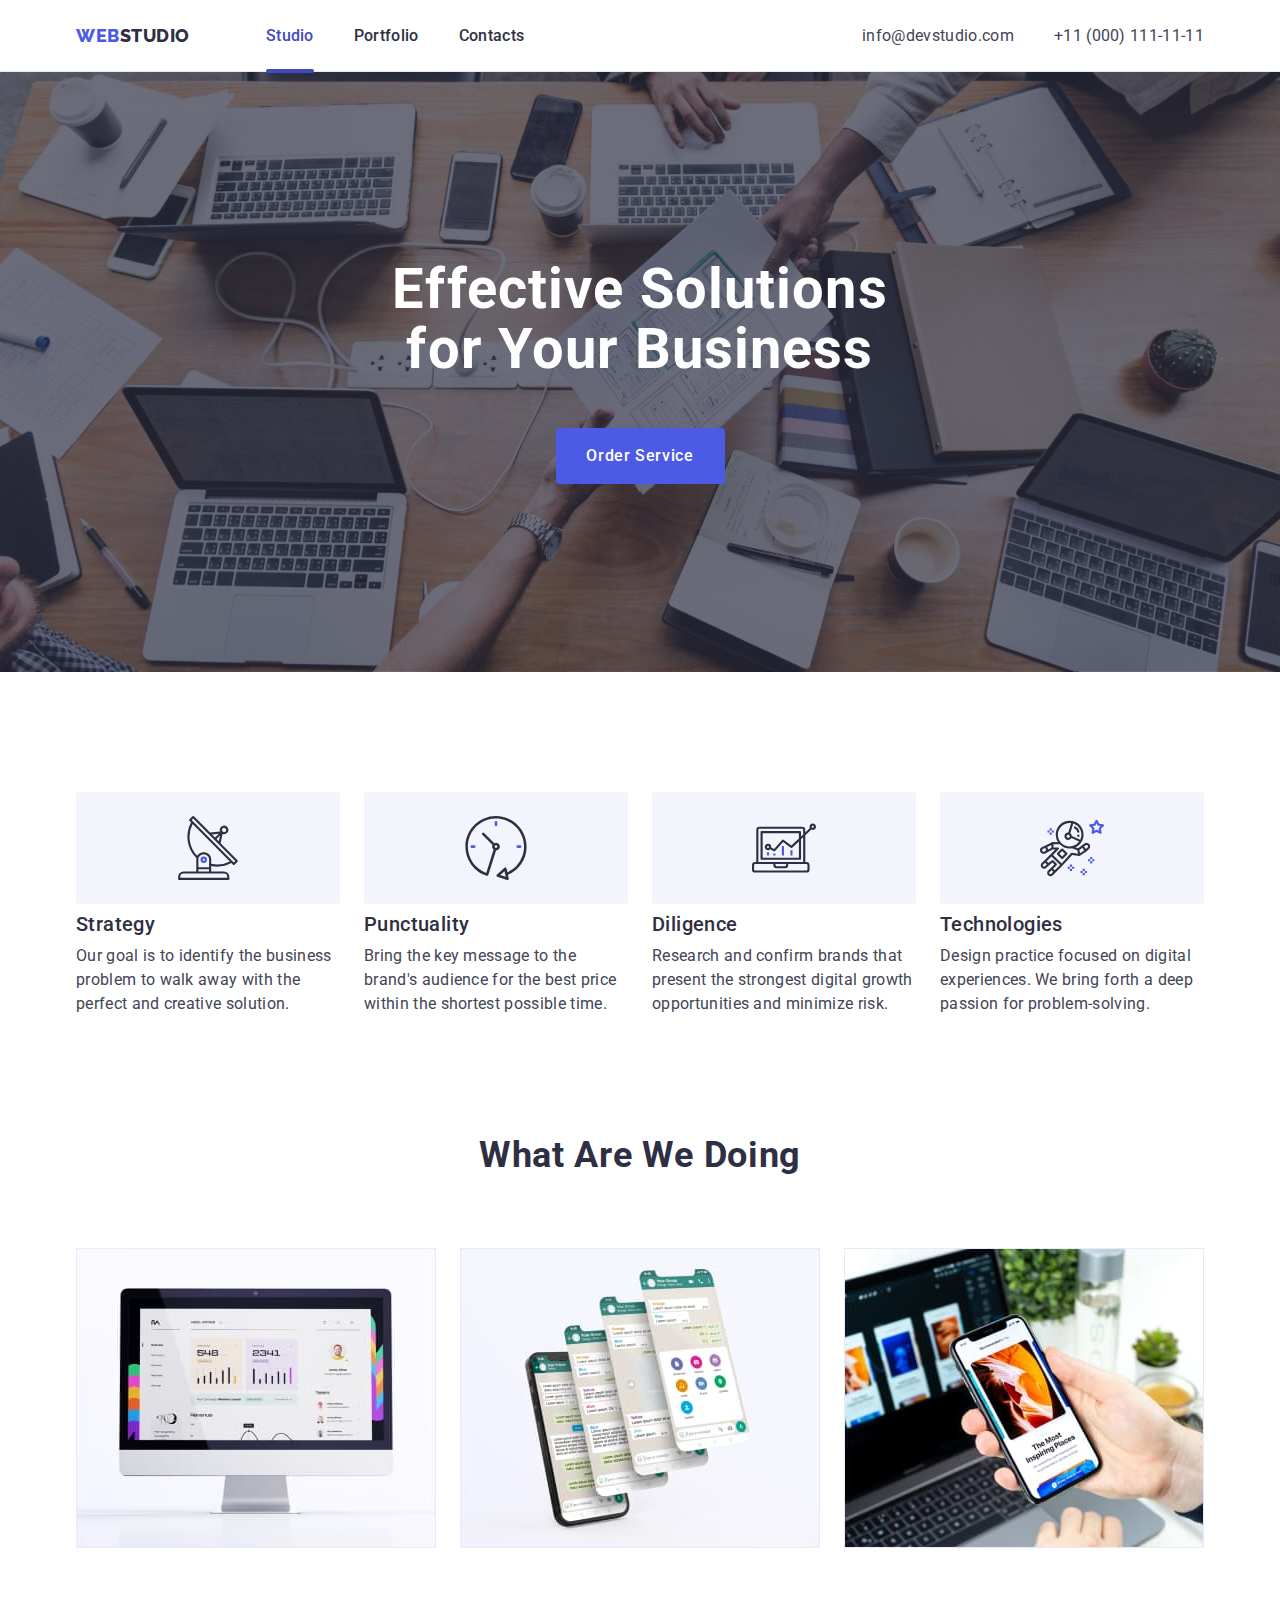
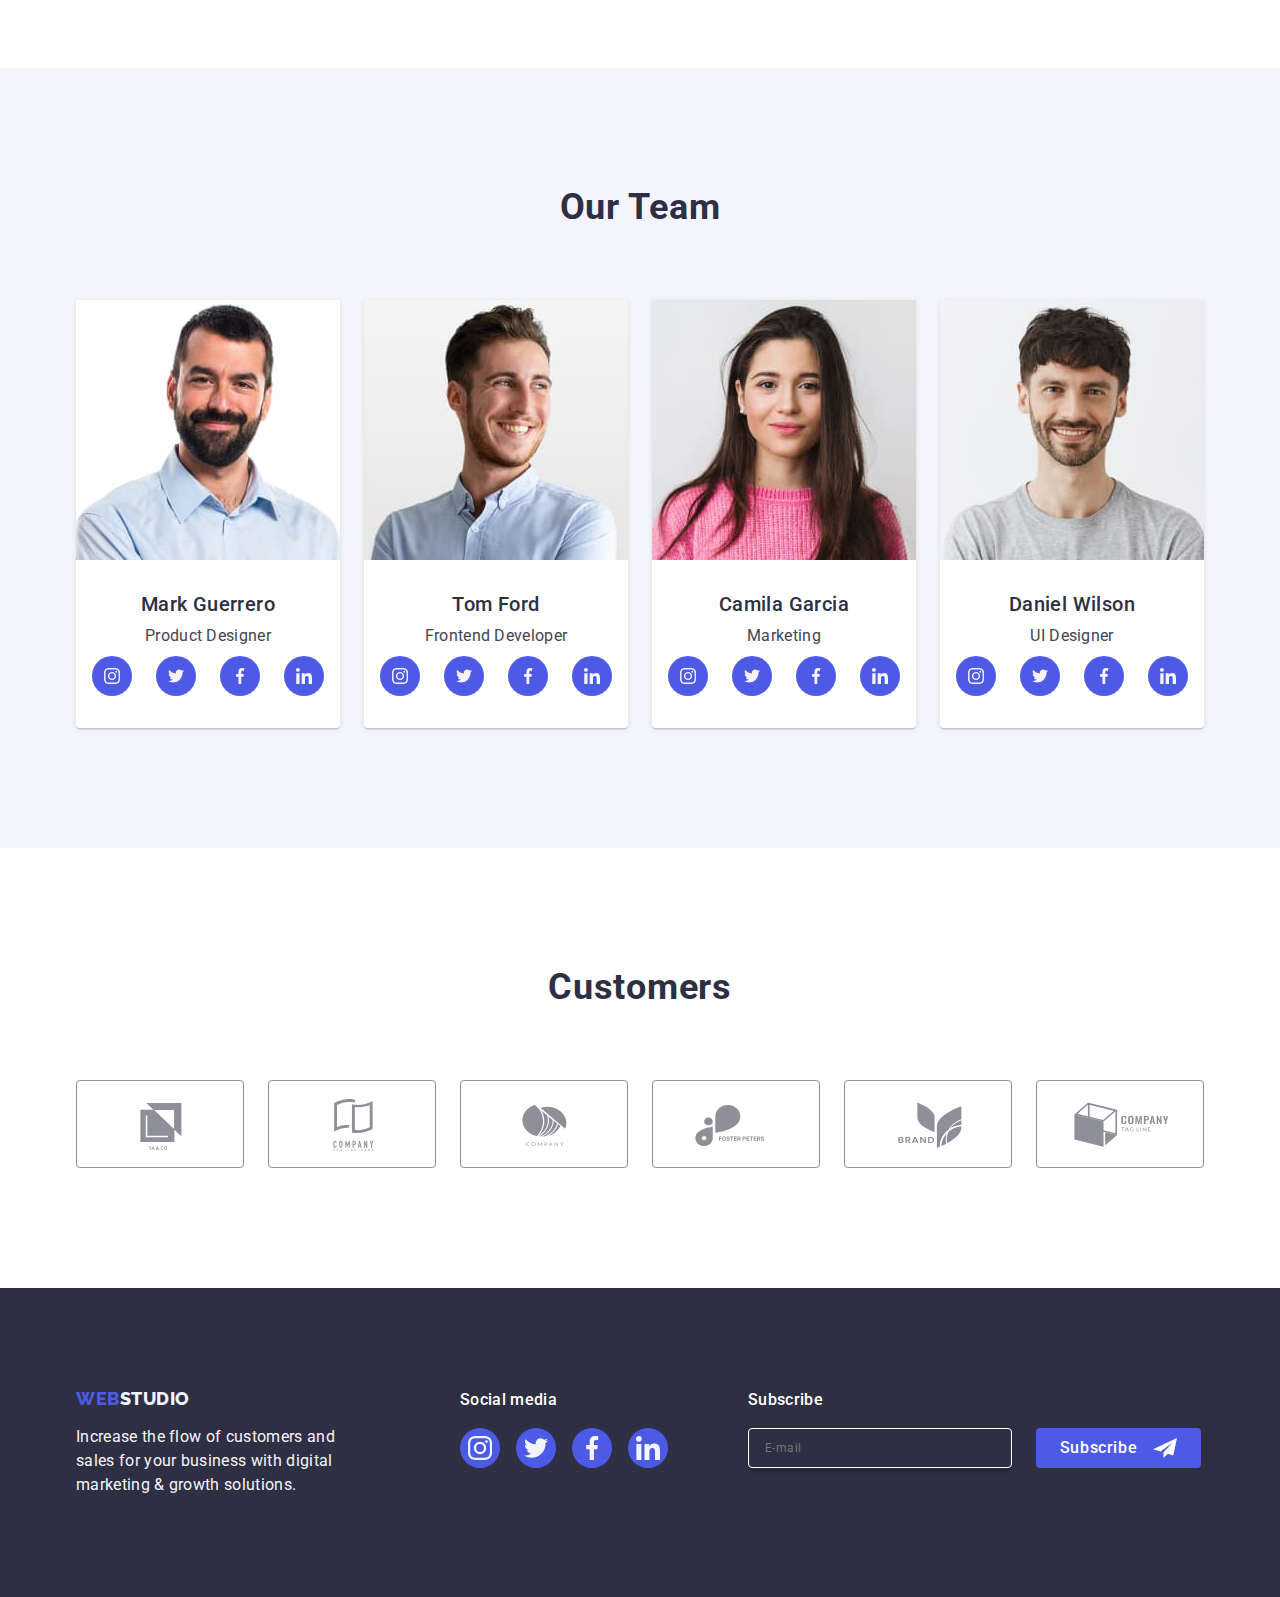
<file: index.html>
<!DOCTYPE html>
<html lang="en">
  <head>
    <meta charset="UTF-8" />
    <meta http-equiv="X-UA-Compatible" content="IE=edge" />
    <meta name="viewport" content="width=device-width, initial-scale=1.0" />
    <link
      rel="stylesheet"
      href="https://cdnjs.cloudflare.com/ajax/libs/modern-normalize/1.0.0/modern-normalize.min.css"
    />
    <link rel="stylesheet" href="./css/styles.css" />
    <link rel="preconnect" href="https://fonts.googleapis.com" />
    <link rel="preconnect" href="https://fonts.gstatic.com" crossorigin />
    <link
      href="https://fonts.googleapis.com/css2?family=Raleway:wght@800&family=Roboto:wght@400;500;700;900&display=swap"
      rel="stylesheet"
    />
    <title>Index</title>
  </head>
  <body>
    <header class="border-header">
      <div class="container box-top">
        <nav class="box-nav">
          <a href="./index.html" class="lo-go link logo-style box-logo">
            Web<span class="span">Studio</span></a
          >
          <ul class="list box-menu">
            <li class="">
              <a
                href="./index.html"
                class="link-studio link link-menu link-studio-porfolio"
                >Studio
              </a>
            </li>
            <li>
              <a href="./portfolio.html" class="link-studio link link-menu"
                >Portfolio</a
              >
            </li>
            <li>
              <a href="" class="link-studio link link-menu">Contacts</a>
            </li>
          </ul>
        </nav>
        <address class="box-address">
          <ul class="list box-list-address">
            <li>
              <a class="contact link" href="mailto:info@devstudio.com"
                >info@devstudio.com</a
              >
            </li>
            <li>
              <a class="contact link" href="tel:+110001111111"
                >+11 (000) 111-11-11</a
              >
            </li>
          </ul>
        </address>
      </div>
    </header>

    <main>
      <!-- section 1 -->
      <section class="dark-bg box-bg back">
        <div class="container box-center">
          <h1 class="top box-h-one">Effective Solutions for Your Business</h1>
          <button
            class="button box-order-service"
            type="button"
            data-modal-open
          >
            Order Service
          </button>
        </div>
      </section>
      <!-- section 2 -->
      <section class="box-sestion-two">
        <div class="container">
          <h2 class="visually-hidden">Znacznik do ukrycia!!!!</h2>
          <ul class="list box-list-section-two">
            <li class="box-link-section-two">
              <div class="box-icon-section-two">
                <svg width="64" height="64">
                  <use href="./images/icons.svg#icon-antenna-1"></use>
                </svg>
              </div>
              <h3 class="list-item-header box-heading-section-two">Strategy</h3>
              <p class="class-p">
                Our goal is to identify the business problem to walk away with
                the perfect and creative solution.
              </p>
            </li>
            <li class="box-link-section-two">
              <div class="box-icon-section-two">
                <svg width="64" height="64">
                  <use href="./images/icons.svg#icon-clock-1"></use>
                </svg>
              </div>
              <h3 class="list-item-header box-heading-section-two">
                Punctuality
              </h3>
              <p class="class-p">
                Bring the key message to the brand's audience for the best price
                within the shortest possible time.
              </p>
            </li>
            <li class="box-link-section-two">
              <div class="box-icon-section-two">
                <svg width="64" height="64">
                  <use href="./images/icons.svg#icon-diagram-1"></use>
                </svg>
              </div>
              <h3 class="list-item-header box-heading-section-two">
                Diligence
              </h3>
              <p class="class-p">
                Research and confirm brands that present the strongest digital
                growth opportunities and minimize risk.
              </p>
            </li>
            <li class="box-link-section-two">
              <div class="box-icon-section-two">
                <svg width="64" height="64">
                  <use href="./images/icons.svg#icon-astronaut-1"></use>
                </svg>
              </div>
              <h3 class="list-item-header box-heading-section-two">
                Technologies
              </h3>
              <p class="class-p">
                Design practice focused on digital experiences. We bring forth a
                deep passion for problem-solving.
              </p>
            </li>
          </ul>
        </div>
      </section>
      <!-- section 3 -->
      <section class="box-sestion-three">
        <div class="container">
          <h2 class="class-h-two box-heading-section-three">
            What are we doing
          </h2>
          <ul class="list box-list-section-three">
            <li class="box-link-section-three">
              <img
                src="./images/zd1.jpg"
                alt="ekran monitora"
                width="360"
                height="300"
              />
            </li>
            <li class="box-link-section-three">
              <img
                src="./images/zd2.jpg"
                alt="telefon komórkowy"
                width="360"
                height="300"
              />
            </li>
            <li class="box-link-section-three">
              <img
                src="./images/zd3.jpg"
                alt="telefon trzymany w dłoni"
                width="360"
                height="300"
              />
            </li>
          </ul>
        </div>
      </section>
      <!-- section 4 -->
      <section class="light-bg box-section-four">
        <div class="container">
          <h2 class="class-h-two box-heading-bg">Our Team</h2>

          <ul class="list box-list-bg">
            <li class="box-link-bg">
              <img
                src="./images/zd4.jpg"
                alt="Młody facet z brodą"
                width="264"
                height="260"
              />
              <div class="box-div-bg">
                <h3 class="list-item-header box-name-bg">Mark Guerrero</h3>
                <p class="class-p box-position-bg">Product Designer</p>
                <ul class="box-list-icon">
                  <li class="box-list-icon-li">
                    <a class="icon-social" href="">
                      <svg width="16" height="16" class="icon-svg">
                        <use href="./images/icons.svg#icon-instagram-2"></use>
                      </svg>
                    </a>
                  </li>
                  <li class="box-list-icon-li">
                    <a class="icon-social" href="">
                      <svg width="16" height="16" class="icon-svg">
                        <use href="./images/icons.svg#icon-twitter-1"></use>
                      </svg>
                    </a>
                  </li>
                  <li class="box-list-icon-li">
                    <a class="icon-social" href="">
                      <svg width="16" height="16" class="icon-svg">
                        <use href="./images/icons.svg#icon-facebook-1"></use>
                      </svg>
                    </a>
                  </li>
                  <li class="box-list-icon-li">
                    <a class="icon-social" href="">
                      <svg width="16" height="16" class="icon-svg">
                        <use href="./images/icons.svg#icon-linkedin-1"></use>
                      </svg>
                    </a>
                  </li>
                </ul>
              </div>
            </li>

            <li class="box-link-bg">
              <img
                src="./images/zd5.jpg"
                alt="Młody facet z brodą"
                width="264"
                height="260"
              />
              <div class="box-div-bg">
                <h3 class="list-item-header box-name-bg">Tom Ford</h3>
                <p class="class-p box-position-bg">Frontend Developer</p>
                <ul class="box-list-icon">
                  <li class="box-list-icon-li">
                    <a class="icon-social" href="">
                      <svg width="16" height="16" class="icon-svg">
                        <use href="./images/icons.svg#icon-instagram-2"></use>
                      </svg>
                    </a>
                  </li>
                  <li class="box-list-icon-li">
                    <a class="icon-social" href="">
                      <svg width="16" height="16" class="icon-svg">
                        <use href="./images/icons.svg#icon-twitter-1"></use>
                      </svg>
                    </a>
                  </li>
                  <li class="box-list-icon-li">
                    <a class="icon-social" href="">
                      <svg width="16" height="16" class="icon-svg">
                        <use href="./images/icons.svg#icon-facebook-1"></use>
                      </svg>
                    </a>
                  </li>
                  <li class="box-list-icon-li">
                    <a class="icon-social" href="">
                      <svg width="16" height="16" class="icon-svg">
                        <use href="./images/icons.svg#icon-linkedin-1"></use>
                      </svg>
                    </a>
                  </li>
                </ul>
              </div>
            </li>

            <li class="box-link-bg">
              <img
                src="./images/zd6.jpg"
                alt="MŁoda kobieta"
                width="264"
                height="260"
              />
              <div class="box-div-bg">
                <h3 class="list-item-header box-name-bg">Camila Garcia</h3>
                <p class="class-p box-position-bg">Marketing</p>
                <ul class="box-list-icon">
                  <li class="box-list-icon-li">
                    <a class="icon-social" href="">
                      <svg width="16" height="16" class="icon-svg">
                        <use href="./images/icons.svg#icon-instagram-2"></use>
                      </svg>
                    </a>
                  </li>
                  <li class="box-list-icon-li">
                    <a class="icon-social" href="">
                      <svg width="16" height="16" class="icon-svg">
                        <use href="./images/icons.svg#icon-twitter-1"></use>
                      </svg>
                    </a>
                  </li>
                  <li class="box-list-icon-li">
                    <a class="icon-social" href="">
                      <svg width="16" height="16" class="icon-svg">
                        <use href="./images/icons.svg#icon-facebook-1"></use>
                      </svg>
                    </a>
                  </li>
                  <li class="box-list-icon-li">
                    <a class="icon-social" href="">
                      <svg width="16" height="16" class="icon-svg">
                        <use href="./images/icons.svg#icon-linkedin-1"></use>
                      </svg>
                    </a>
                  </li>
                </ul>
              </div>
            </li>

            <li class="box-link-bg">
              <img
                src="./images/zd7.jpg"
                alt="Młody facet z brodą"
                width="264"
                height="260"
              />
              <div class="box-div-bg">
                <h3 class="list-item-header box-name-bg">Daniel Wilson</h3>
                <p class="class-p box-position-bg">UI Designer</p>
                <ul class="box-list-icon">
                  <li class="box-list-icon-li">
                    <a class="icon-social" href="">
                      <svg width="16" height="16" class="icon-svg">
                        <use href="./images/icons.svg#icon-instagram-2"></use>
                      </svg>
                    </a>
                  </li>
                  <li class="box-list-icon-li">
                    <a class="icon-social" href="">
                      <svg width="16" height="16" class="icon-svg">
                        <use href="./images/icons.svg#icon-twitter-1"></use>
                      </svg>
                    </a>
                  </li>
                  <li class="box-list-icon-li">
                    <a class="icon-social" href="">
                      <svg width="16" height="16" class="icon-svg">
                        <use href="./images/icons.svg#icon-facebook-1"></use>
                      </svg>
                    </a>
                  </li>
                  <li class="box-list-icon-li">
                    <a class="icon-social" href="">
                      <svg width="16" height="16" class="icon-svg">
                        <use href="./images/icons.svg#icon-linkedin-1"></use>
                      </svg>
                    </a>
                  </li>
                </ul>
              </div>
            </li>
          </ul>
        </div>
      </section>

      <!-- section 5 -->
      <section class="box-section-five">
        <div class="container">
          <h2 class="class-h-two">Customers</h2>
          <ul class="icon-list-two">
            <li class="icon-section-five">
              <a class="icon-link-five" href="">
                <svg width="104" height="56" class="icon-svg-two">
                  <use href="./images/icons.svg#icon-Logo"></use>
                </svg>
              </a>
            </li>
            <li class="icon-section-five">
              <a class="icon-link-five" href="">
                <svg width="104" height="56" class="icon-svg-two">
                  <use href="./images/icons.svg#icon-Logo-1"></use>
                </svg>
              </a>
            </li>
            <li class="icon-section-five">
              <a class="icon-link-five" href="">
                <svg width="104" height="56" class="icon-svg-two">
                  <use href="./images/icons.svg#icon-Logo-2"></use>
                </svg>
              </a>
            </li>
            <li class="icon-section-five">
              <a class="icon-link-five" href="">
                <svg width="104" height="56" class="icon-svg-two">
                  <use href="./images/icons.svg#icon-Logo-3"></use>
                </svg>
              </a>
            </li>
            <li class="icon-section-five">
              <a class="icon-link-five" href="">
                <svg width="104" height="56" class="icon-svg-two">
                  <use href="./images/icons.svg#icon-Logo-4"></use>
                </svg>
              </a>
            </li>
            <li class="icon-section-five">
              <a class="icon-link-five" href="">
                <svg width="104" height="56" class="icon-svg-two">
                  <use href="./images/icons.svg#icon-Logo-5"></use>
                </svg>
              </a>
            </li>
          </ul>
        </div>
      </section>
    </main>

    <footer class="dark-bg box-footer">
      <div class="box-footer-div container">
        <div class="box-social">
          <a href="./index.html" class="lo-go link box-link-footer">
            Web<span class="f-studio">Studio</span></a
          >
          <p class="logo box-paragraph-footer">
            Increase the flow of customers and sales for your business with
            digital marketing & growth solutions.
          </p>
        </div>
        <div>
          <p class="class-p-footer">Social media</p>
          <ul class="box-list-icon-footer">
            <li class="icon-social-footer">
              <a class="icon-a-footer" href="">
                <svg width="24" height="24" class="svg-footer">
                  <use href="./images/icons.svg#icon-instagram-2"></use>
                </svg>
              </a>
            </li>
            <li class="icon-social-footer">
              <a class="icon-a-footer" href="">
                <svg width="24" height="24" class="svg-footer">
                  <use href="./images/icons.svg#icon-twitter-1"></use>
                </svg>
              </a>
            </li>
            <li class="icon-social-footer">
              <a class="icon-a-footer" href="">
                <svg width="24" height="24" class="svg-footer">
                  <use href="./images/icons.svg#icon-facebook-1"></use>
                </svg>
              </a>
            </li>
            <li class="icon-social-footer">
              <a class="icon-a-footer" href="">
                <svg width="24" height="24" class="svg-footer">
                  <use href="./images/icons.svg#icon-linkedin-1"></use>
                </svg>
              </a>
            </li>
          </ul>
        </div>
        <!-- Subscribe -->
        <div class="div-subscribe">
          <p class="subscribe-text">Subscribe</p>
          <form class="form-subscribe">
            <label class="label-subscribe">
              <input
                class="input-subscribe"
                type="email"
                placeholder="E-mail"
                name="subscribe-email"
                required
              />
            </label>
            <button class="button-subscribe" type="submit">
              Subscribe
              <svg width="24" height="24" class="svg-icon">
                <use href="./images/icons.svg#icon-Frame-3"></use>
              </svg>
            </button>
          </form>
        </div>
      </div>
    </footer>

    <!-- Modal -->

    <div class="backdrop is-hidden" data-modal>
      <div class="modal box-form">
        <button type="button" class="close-btn" data-modal-close>
          <svg width="8" height="8" class="svg-close">
            <use href="./images/icons.svg#icon-close"></use>
          </svg>
        </button>

        <p class="box-modal-paragraph">
          Leave your contacts and we will call you back
        </p>

        <form>
          <div class="form-div">
            <label class="div-label" for="user-name"> Name </label>
            <div class="div-input">
              <input
                class="input"
                id="user-name"
                name="user-name"
                type="text"
                required
              />
              <svg width="18" height="24" class="div-svg">
                <use href="./images/icons.svg#icon-person-black-18dp-11"></use>
              </svg>
            </div>
          </div>

          <div class="form-div">
            <label class="div-label" for="phone"> Phone </label>
            <div class="div-input">
              <input
                class="input"
                id="phone"
                name="phone"
                type="text"
                required
              />
              <svg width="18" height="24" class="div-svg">
                <use href="./images/icons.svg#icon-phone-black-18dp-1"></use>
              </svg>
            </div>
          </div>

          <div class="form-div">
            <label class="div-label" for="email"> Email </label>
            <div class="div-input">
              <input
                class="input"
                id="email"
                name="email"
                type="text"
                required
              />
              <svg width="18" height="24" class="div-svg">
                <use href="./images/icons.svg#icon-email-black-18dp-1"></use>
              </svg>
            </div>
          </div>

          <div class="div-textarea">
            <label for="user-comment" class="div-label">Comment</label>
            <textarea
              class="box-text"
              id="user-comment"
              name="user-comment"
              placeholder="Text input"
            ></textarea>
          </div>

          <div class="div-privacy-policy">
            <input
              class="visually-hidden"
              id="user-privacy"
              type="checkbox"
              value="true"
              name="user-privacy"
              required
            />
            <label class="label-privacy-policy" for="user-privacy">
              <span class="span-privacy-policy">
                <svg width="10" height="8" class="svg-privacy-policy">
                  <use href="./images/icons.svg#icon-Vector"></use>
                </svg>
              </span>
              I accept the terms and conditions of the
              <a href="" class="link-privacy-policy">Privacy Policy</a>
            </label>
          </div>
          <button class="button-send" type="submit">Send</button>
        </form>
      </div>
    </div>

    <script src="./js/modal.js"></script>
  </body>
</html>
</file>
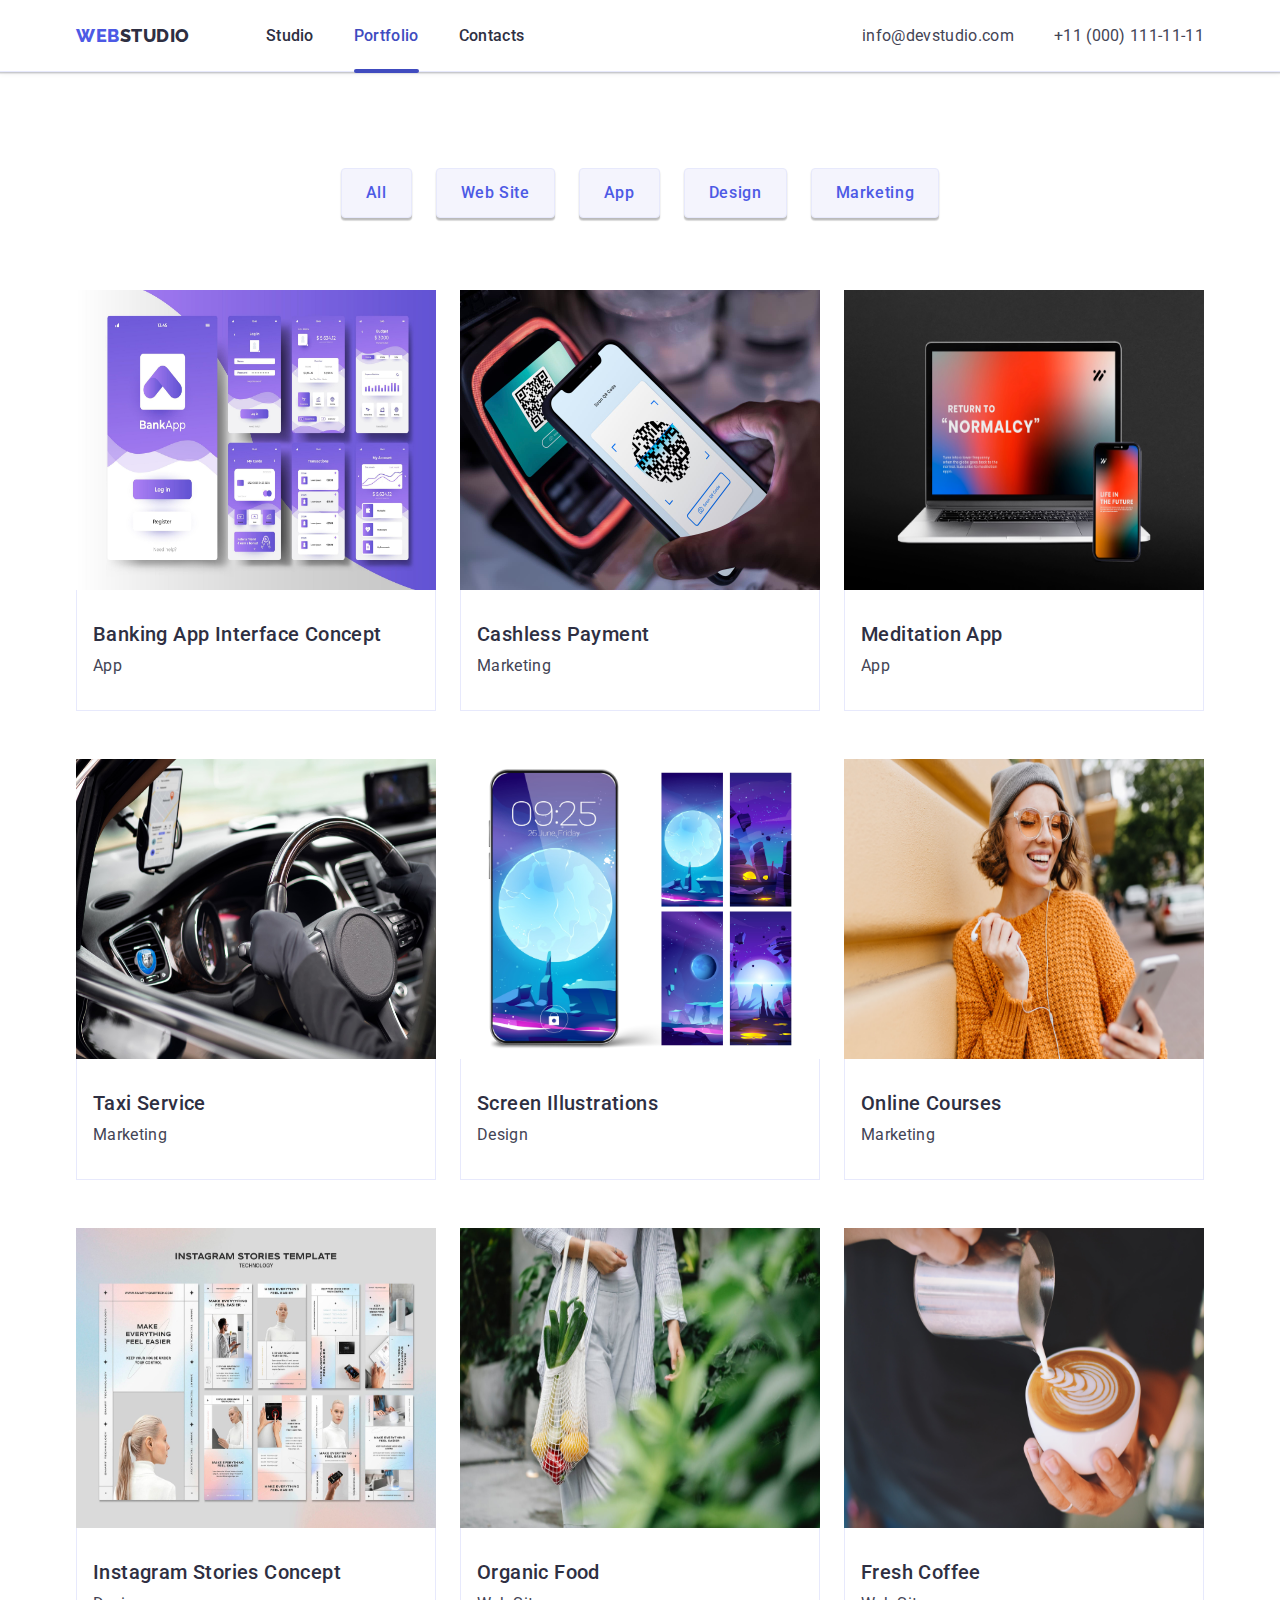
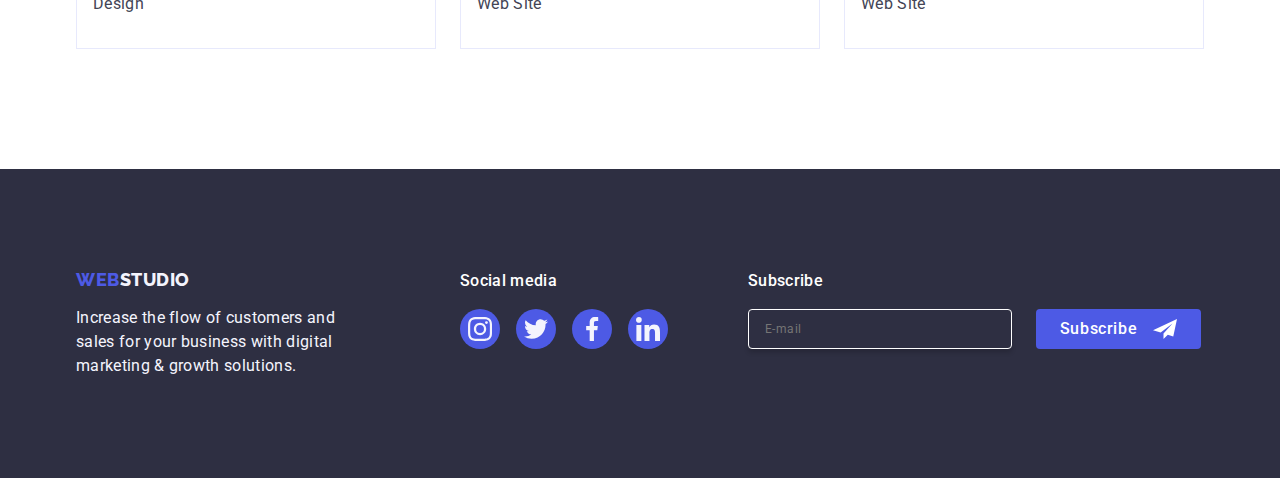
<file: portfolio.html>
<!DOCTYPE html>
<html lang="en">
  <head>
    <meta charset="UTF-8" />
    <meta http-equiv="X-UA-Compatible" content="IE=edge" />
    <meta name="viewport" content="width=device-width, initial-scale=1.0" />
    <link
      rel="stylesheet"
      href="https://cdnjs.cloudflare.com/ajax/libs/modern-normalize/1.0.0/modern-normalize.min.css"
    />
    <link rel="stylesheet" href="./css/styles.css" />
    <link rel="preconnect" href="https://fonts.googleapis.com" />
    <link rel="preconnect" href="https://fonts.gstatic.com" crossorigin />
    <link
      href="https://fonts.googleapis.com/css2?family=Raleway:wght@800&family=Roboto:wght@400;500;700;900&display=swap"
      rel="stylesheet"
    />

    <title>Index</title>
  </head>
  <body>
    <header class="border-header">
      <div class="container box-top">
        <nav class="box-nav">
          <a href="./index.html" class="lo-go link logo-style box-logo">
            Web<span class="span">Studio</span></a
          >
          <ul class="list box-menu">
            <li class="">
              <a href="./index.html" class="link-studio link link-menu"
                >Studio
              </a>
            </li>
            <li>
              <a
                href="./portfolio.html"
                class="link-studio link link-menu link-studio-porfolio"
                >Portfolio</a
              >
            </li>
            <li>
              <a href="" class="link-studio link link-menu">Contacts</a>
            </li>
          </ul>
        </nav>
        <address class="box-address">
          <ul class="list box-list-address">
            <li>
              <a class="contact link" href="mailto:info@devstudio.com"
                >info@devstudio.com</a
              >
            </li>
            <li>
              <a class="contact link" href="tel:+110001111111"
                >+11 (000) 111-11-11</a
              >
            </li>
          </ul>
        </address>
      </div>
    </header>

    <main>
      <section class="box-section-portfolio">
        <div class="container">
          <h1 class="visually-hidden">Portfolio header to hide !!!</h1>

          <ul class="list box-portfolio-list">
            <li>
              <button class="button-two box-portfolio-item" type="button">
                All
              </button>
            </li>
            <li>
              <button class="button-two box-portfolio-item" type="button">
                Web Site
              </button>
            </li>
            <li>
              <button class="button-two box-portfolio-item" type="button">
                App
              </button>
            </li>
            <li>
              <button class="button-two box-portfolio-item" type="button">
                Design
              </button>
            </li>
            <li>
              <button class="button-two box-portfolio-item" type="button">
                Marketing
              </button>
            </li>
          </ul>

          <ul class="list box-list-two">
            <li class="box-portfolio-item-two">
              <a href="./images/Photo1.jpg" class="link link-portfolio">
                <div class="abcd">
                  <img
                    src="./images/Photo1.jpg"
                    alt="Photo of the application"
                    width="360"
                    height="300"
                  />
                  <p class="overlay">
                    14 Stylish and User-Friendly App Design Concepts · Task
                    Manager App · Calorie Tracker App · Exotic Fruit Ecommerce
                    App · Cloud Storage App
                  </p>
                </div>
                <div class="container-div">
                  <h2 class="list-item-header box-header-portfolio">
                    Banking App Interface Concept
                  </h2>
                  <p class="class-p">App</p>
                </div>
              </a>
            </li>

            <li class="box-portfolio-item-two">
              <a href="./images/Photo2.jpg" class="link link-portfolio">
                <div class="abcd">
                  <img
                    src="./images/Photo2.jpg"
                    alt="Phone photo"
                    width="360"
                    height="300"
                  />
                  <p class="overlay">
                    14 Stylish and User-Friendly App Design Concepts · Task
                    Manager App · Calorie Tracker App · Exotic Fruit Ecommerce
                    App · Cloud Storage App
                  </p>
                </div>
                <div class="container-div">
                  <h2 class="list-item-header box-header-portfolio">
                    Cashless Payment
                  </h2>
                  <p class="class-p">Marketing</p>
                </div></a
              >
            </li>

            <li class="box-portfolio-item-two">
              <a href="./images/Photo3.jpg" class="link link-portfolio">
                <div class="abcd">
                  <img
                    src="./images/Photo3.jpg"
                    alt="Photo of a laptop"
                    width="360"
                    height="300"
                  />
                  <p class="overlay">
                    14 Stylish and User-Friendly App Design Concepts · Task
                    Manager App · Calorie Tracker App · Exotic Fruit Ecommerce
                    App · Cloud Storage App
                  </p>
                </div>
                <div class="container-div">
                  <h2 class="list-item-header box-header-portfolio">
                    Meditation App
                  </h2>
                  <p class="class-p">App</p>
                </div></a
              >
            </li>

            <li class="box-portfolio-item-two">
              <a href="./images/Photo4.jpg" class="link link-portfolio">
                <div class="abcd">
                  <img
                    src="./images/Photo4.jpg"
                    alt="A photo of the car interior"
                    width="360"
                    height="300"
                  />
                  <p class="overlay">
                    14 Stylish and User-Friendly App Design Concepts · Task
                    Manager App · Calorie Tracker App · Exotic Fruit Ecommerce
                    App · Cloud Storage App
                  </p>
                </div>
                <div class="container-div">
                  <h2 class="list-item-header box-header-portfolio">
                    Taxi Service
                  </h2>
                  <p class="class-p">Marketing</p>
                </div></a
              >
            </li>

            <li class="box-portfolio-item-two">
              <a href="./images/Photo5.jpg" class="link link-portfolio">
                <div class="abcd">
                  <img
                    src="./images/Photo5.jpg"
                    alt="Phone photo"
                    width="360"
                    height="300"
                  />
                  <p class="overlay">
                    14 Stylish and User-Friendly App Design Concepts · Task
                    Manager App · Calorie Tracker App · Exotic Fruit Ecommerce
                    App · Cloud Storage App
                  </p>
                </div>
                <div class="container-div">
                  <h2 class="list-item-header box-header-portfolio">
                    Screen Illustrations
                  </h2>
                  <p class="class-p">Design</p>
                </div></a
              >
            </li>

            <li class="box-portfolio-item-two">
              <a href="./images/Photo6.jpg" class="link link-portfolio">
                <div class="abcd">
                  <img
                    src="./images/Photo6.jpg"
                    alt="Photo of a smiling woman"
                    width="360"
                    height="300"
                  />
                  <p class="overlay">
                    14 Stylish and User-Friendly App Design Concepts · Task
                    Manager App · Calorie Tracker App · Exotic Fruit Ecommerce
                    App · Cloud Storage App
                  </p>
                </div>
                <div class="container-div">
                  <h2 class="list-item-header box-header-portfolio">
                    Online Courses
                  </h2>
                  <p class="class-p">Marketing</p>
                </div></a
              >
            </li>

            <li class="box-portfolio-item-two">
              <a href="./images/Photo7.jpg" class="link link-portfolio">
                <div class="abcd">
                  <img
                    src="./images/Photo7.jpg"
                    alt="Photo of a woman and a man on leaflets"
                    width="360"
                    height="300"
                  />
                  <p class="overlay">
                    14 Stylish and User-Friendly App Design Concepts · Task
                    Manager App · Calorie Tracker App · Exotic Fruit Ecommerce
                    App · Cloud Storage App
                  </p>
                </div>
                <div class="container-div">
                  <h2 class="list-item-header box-header-portfolio">
                    Instagram Stories Concept
                  </h2>
                  <p class="class-p">Design</p>
                </div></a
              >
            </li>

            <li class="box-portfolio-item-two">
              <a href="./images/Photo8.jpg" class="link link-portfolio">
                <div class="abcd">
                  <img
                    src="./images/Photo8.jpg"
                    alt="Photo of a woman with shopping"
                    width="360"
                    height="300"
                  />
                  <p class="overlay">
                    14 Stylish and User-Friendly App Design Concepts · Task
                    Manager App · Calorie Tracker App · Exotic Fruit Ecommerce
                    App · Cloud Storage App
                  </p>
                </div>
                <div class="container-div">
                  <h2 class="list-item-header box-header-portfolio">
                    Organic Food
                  </h2>
                  <p class="class-p">Web Site</p>
                </div></a
              >
            </li>

            <li class="box-portfolio-item-two">
              <a href="./images/Photo9.jpg" class="link link-portfolio">
                <div class="abcd">
                  <img
                    src="./images/Photo9.jpg"
                    alt="Coffee photo"
                    width="360"
                    height="300"
                  />
                  <p class="overlay">
                    14 Stylish and User-Friendly App Design Concepts · Task
                    Manager App · Calorie Tracker App · Exotic Fruit Ecommerce
                    App · Cloud Storage App
                  </p>
                </div>
                <div class="container-div">
                  <h2 class="list-item-header box-header-portfolio">
                    Fresh Coffee
                  </h2>
                  <p class="class-p">Web Site</p>
                </div></a
              >
            </li>
          </ul>
        </div>
      </section>
    </main>

    <footer class="dark-bg box-footer">
      <div class="box-footer-div container">
        <div class="box-social">
          <a href="./index.html" class="lo-go link box-link-footer">
            Web<span class="f-studio">Studio</span></a
          >
          <p class="logo box-paragraph-footer">
            Increase the flow of customers and sales for your business with
            digital marketing & growth solutions.
          </p>
        </div>
        <div>
          <p class="class-p-footer">Social media</p>
          <ul class="box-list-icon-footer">
            <li class="icon-social-footer">
              <a class="icon-a-footer" href="">
                <svg width="24" height="24" class="svg-footer">
                  <use href="./images/icons.svg#icon-instagram-2"></use>
                </svg>
              </a>
            </li>
            <li class="icon-social-footer">
              <a class="icon-a-footer" href="">
                <svg width="24" height="24" class="svg-footer">
                  <use href="./images/icons.svg#icon-twitter-1"></use>
                </svg>
              </a>
            </li>
            <li class="icon-social-footer">
              <a class="icon-a-footer" href="">
                <svg width="24" height="24" class="svg-footer">
                  <use href="./images/icons.svg#icon-facebook-1"></use>
                </svg>
              </a>
            </li>
            <li class="icon-social-footer">
              <a class="icon-a-footer" href="">
                <svg width="24" height="24" class="svg-footer">
                  <use href="./images/icons.svg#icon-linkedin-1"></use>
                </svg>
              </a>
            </li>
          </ul>
        </div>
        <!-- Subscribe -->
        <div class="div-subscribe">
          <p class="subscribe-text">Subscribe</p>
          <form class="form-subscribe">
            <label class="label-subscribe">
              <input
                class="input-subscribe"
                type="email"
                placeholder="E-mail"
                name="subscribe-email"
                required
              />
            </label>
            <button class="button-subscribe" type="submit">
              Subscribe
              <svg width="24" height="24" class="svg-icon">
                <use href="./images/icons.svg#icon-Frame-3"></use>
              </svg>
            </button>
          </form>
        </div>
      </div>
    </footer>
  </body>
</html>
</file>
<file: css/styles.css>
*,
*::before,
*::after {
  box-sizing: border-box;
  margin: 0;
  padding: 0;
}

:root {
  --color-gray: #434455;
  --color-white: #ffffff;
  --color-dark-grey: #2e2f42;
  --color-blue: #4d5ae5;
  --color-dark-blue: #404bbf;
  --color-white-2: #f4f4fd;
  --color-white-3: #e7e9fc;
}

body {
  font-family: 'Roboto', sans-serif;
  color: var(--color-gray);
  background-color: var(--color-white);
}

.lo-go {
  font-family: 'Raleway', sans-serif;
  font-weight: 800;
  font-size: 18px;
  line-height: 1.17;
  letter-spacing: 0.03em;
  text-transform: uppercase;
  color: var(--color-blue);
}
.lo-go:hover {
  color: var(--color-dark-blue);
}

.link {
  text-decoration: none;
}

.span {
  color: var(--color-dark-grey);
}

.list {
  list-style: none;
}

.link-studio {
  padding: 24px 0;
  font-weight: 500;
  font-size: 16px;
  line-height: 1.5;
  letter-spacing: 0.02em;
  color: var(--color-dark-grey);
}

.link-studio:hover,
.link-studio:focus {
  color: var(--color-dark-blue);
}
.link-menu {
  display: inline-flex;
  flex-direction: column;
}

.contacts {
  font-style: normal;
}

.contact {
  padding: 24px 0;
  font-size: 16px;
  line-height: 1.5;
  letter-spacing: 0.02em;
  color: var(--color-gray);
  transition: color 250ms cubic-bezier(0.4, 0, 0.2, 1);
}

.contact:hover,
.contact:focus,
.contact:active {
  color: var(--color-dark-blue);
}

.dark-bg {
  background-color: var(--color-dark-grey);
}
.back {
  max-width: 1440px;
  background-repeat: no-repeat;
  background-size: cover;
  background-position: center;
  background-image: linear-gradient(
      rgba(46, 47, 66, 0.7),
      rgba(46, 47, 66, 0.7)
    ),
    url(../images/people-office.jpg);
}

.top {
  font-size: 56px;
  line-height: 1.07;
  text-align: center;
  letter-spacing: 0.02em;
  color: var(--color-white);
}

.button {
  background-color: var(--color-blue);
  font-family: 'Roboto', sans-serif;
  font-weight: 500;
  font-size: 16px;
  line-height: 1.5;
  letter-spacing: 0.04em;
  color: var(--color-white);
  cursor: pointer;
}

.button:hover,
.button:active,
.button:focus {
  background-color: var(--color-dark-blue);
}

.list-item-header {
  font-weight: 500;
  font-size: 20px;
  line-height: 1.2;
  letter-spacing: 0.02em;
  color: var(--color-dark-grey);
}

.class-p {
  font-size: 16px;
  line-height: 1.5;
  letter-spacing: 0.02em;
  color: var(--color-gray);
}
.class-h-two {
  font-size: 36px;
  line-height: 1.11;
  text-align: center;
  letter-spacing: 0.02em;
  text-transform: capitalize;
  color: var(--color-dark-grey);
  margin-bottom: 72px;
}

.light-bg {
  background-color: var(--color-white-2);
}

.card-content {
  background-color: var(--color-white);
}

.f-studio {
  color: var(--color-white-2);
}
.logo {
  color: #f4f4fd;
  line-height: 1.5;
  letter-spacing: 0.02em;
}

.button-two {
  font-family: 'Roboto', sans-serif;
  font-weight: 500;
  font-size: 16px;
  line-height: 1.5;
  letter-spacing: 0.04em;
  color: var(--color-blue);
  background-color: var(--color-white-2);
  cursor: pointer;
  transition: color 250ms cubic-bezier(0.4, 0, 0.2, 1),
    background-color 250ms cubic-bezier(0.4, 0, 0.2, 1),
    border-color 250ms cubic-bezier(0.4, 0, 0.2, 1),
    box-shadow 250ms cubic-bezier(0.4, 0, 0.2, 1);
}

.button-two:hover,
.button-two:active,
.button-two:focus {
  color: var(--color-white);
  background-color: var(--color-dark-blue);
}

.visually-hidden {
  position: absolute;
  width: 1px;
  height: 1px;
  margin: -1px;
  border: 0;
  padding: 0;
  white-space: nowrap;
  clip-path: inset(100%);
  clip: rect(0 0 0 0);
  overflow: hidden;
}
.visually-hidden:checked + .label-privacy-policy .span-privacy-policy {
  background-color: var(--color-dark-blue);
  border: none;
  fill: var(--color-white-2);
}

.container {
  width: 1158px;
  padding: 0 15px;
  margin: 0 auto;
}

img {
  display: block;
  max-width: 100%;
}

button {
  cursor: pointer;
  border: none;
  border-radius: 4px;
}
ul,
ol {
  list-style: none;
  margin: 0;
  padding-left: 0;
}
.border-header {
  border-bottom: 1px solid #e7e9fc;
  height: 72px;
  box-shadow: 0px 2px 1px rgba(46, 47, 66, 0.08),
    0px 1px 1px rgba(46, 47, 66, 0.16), 0px 1px 6px rgba(46, 47, 66, 0.08);
}

.box-top {
  display: flex;
}

.box-nav {
  display: flex;
  align-items: center;
}

.box-list-address {
  margin: 24px 0;
  display: flex;
  gap: 40px;
}
.box-address {
  margin-left: auto;
  font-style: normal;
  display: flex;
  gap: 40px;
}

.box-logo {
  margin-right: 76px;
}

.box-menu {
  display: flex;
  gap: 40px;
}
.box-link {
  padding: 24px 0;
}

.box-h-one {
  max-width: 496px;
  padding-bottom: 48px;
}

.box-order-service {
  display: block;
  min-width: 169px;
  height: 56px;
  transition: background-color 250ms cubic-bezier(0.4, 0, 0.2, 1);
}

.box-sestion-two {
  padding-top: 120px;
  padding-bottom: 120px;
}
.box-list-section-two {
  display: flex;
  gap: 24px;
}
.box-link-section-two {
  width: calc((100% - 72px) / 4);
}
.box-heading-section-two {
  margin-bottom: 8px;
}

.box-sestion-three {
  padding-bottom: 120px;
}
.box-heading-section-three {
  margin-bottom: 72px;
}
.box-list-section-three {
  display: flex;
  gap: 24px;
}
.box-link-section-three {
  width: calc((100% - 48px) / 3);
}
.box-bg {
  padding: 188px 0;
  margin: 0 auto;
}
.box-section-four {
  padding: 120px 0;
}

.box-list-bg {
  display: flex;
  gap: 24px;
}
.box-link-bg {
  width: calc((100% - 72px) / 4);
  border-radius: 0px 0px 4px 4px;
  box-shadow: 0px 2px 1px 0px rgba(46, 47, 66, 0.08),
    0px 1px 1px 0px rgba(46, 47, 66, 0.16),
    0px 1px 6px 0px rgba(46, 47, 66, 0.08);
}
.box-div-bg {
  padding: 32px 0px;
  border-radius: 0px 0px 4px 4px;
  background-color: var(--color-white);
  display: flex;
  flex-direction: column;
  justify-content: center;
  align-items: center;
}
.box-name-bg {
  display: flex;
  width: 232px;
  flex-direction: column;
  justify-content: center;
  align-items: center;
  margin-bottom: 8px;
}
.box-position-bg {
  text-align: center;
  margin-bottom: 8px;
}
.box-footer {
  padding-top: 100px;
  padding-bottom: 100px;
}
.box-link-footer {
  display: inline-block;
  margin-bottom: 16px;
}
.box-paragraph-footer {
  max-width: 264px;
}
.box-section-portfolio {
  padding-top: 96px;
  padding-bottom: 120px;
}
.box-portfolio-list {
  display: flex;
  justify-content: center;
  gap: 24px;
  margin-bottom: 72px;
}
.box-center {
  display: grid;
  justify-items: center;
}
.box-portfolio-item {
  padding-top: 12px;
  padding-bottom: 12px;
  padding-left: 24px;
  padding-right: 24px;
  border: 1px solid var(--color-white-3);
  border-radius: 4px;
  box-shadow: 0px 3px 1px rgba(0, 0, 0, 0.1), 0px 2px 1px rgba(0, 0, 0, 0.08),
    0px 2px 2px rgba(0, 0, 0, 0.12);
}

.box-portfolio-item:hover,
.box-portfolio-item:active,
.box-portfolio-item:focus {
  border: 1px solid transparent;
  box-shadow: 0px 3px 1px rgba(0, 0, 0, 0.1), 0px 2px 1px rgba(0, 0, 0, 0.08),
    0px 2px 2px rgba(0, 0, 0, 0.12);
}
.box-list-two {
  display: flex;
  flex-wrap: wrap;
  column-gap: 24px;
  row-gap: 48px;
}
.box-portfolio-item-two {
  width: calc((100% - 48px) / 3);
}
.link-portfolio {
  display: block;
  transition: box-shadow 250ms cubic-bezier(0.4, 0, 0.2, 1);
}
.link-portfolio:hover,
.link-portfolio:focus {
  box-shadow: 0px 1px 6px rgba(46, 47, 66, 0.08),
    0px 1px 1px rgba(46, 47, 66, 0.16), 0px 2px 1px rgba(46, 47, 66, 0.08);
  transform: translateY(0%);
}
.container-div {
  padding: 32px 16px;
  border: 1px solid var(--color-white-3);
  border-top: none;
}
.box-header-portfolio {
  margin-bottom: 8px;
}

.icon-list {
  list-style: none;
  display: flex;
  gap: 24px;
  justify-content: center;
}
.icon-list-two {
  display: flex;
  gap: 24px;
}

.icon-section-four {
  width: 232px;
  height: 40px;
  gap: 24px;
  display: flex;
  justify-content: center;
  align-items: center;
}
.icon-section-five {
  width: calc((100% - 120px) / 6);
  height: 88px;
}
.icon-link-five {
  width: 100%;
  height: 100%;
  border: 1px solid #8e8f99;
  border-radius: 4px;
  display: flex;
  align-items: center;
  justify-content: center;
  color: #8e8f99;
  transition: border-color 250ms cubic-bezier(0.4, 0, 0.2, 1),
    color 250ms cubic-bezier(0.4, 0, 0.2, 1);
}

.icon-link-five:hover,
.icon-link-five:focus {
  border-color: #404bbf;
  color: #404bbf;
}
.box-section-five {
  padding: 120px 0;
}

.icon-social {
  display: flex;
  background-color: #4d5ae5;
  width: 100%;
  height: 100%;
  border-radius: 50%;
  justify-content: center;
  align-items: center;
  transition: background-color 250ms cubic-bezier(0.4, 0, 0.2, 1);
}
.box-list-icon-li {
  width: 40px;
  height: 40px;
}
.box-list-icon {
  display: flex;
  gap: 24px;
  justify-content: center;
}
.icon-svg {
  fill: var(--color-white-2);
}
.icon-svg-two {
  fill: currentColor;
}
.icon-social:hover,
.icon-social:focus {
  background-color: #404bbf;
}

.class-p-footer {
  font-weight: 500;
  font-size: 16px;
  line-height: 1.5;
  letter-spacing: 0.02em;
  color: var(--color-white);
  margin-bottom: 16px;
}

.box-social {
  margin-right: 120px;
}
.box-list-icon-footer {
  display: flex;
  gap: 16px;
}
.box-footer-div {
  display: flex;
  align-items: baseline;
}
.box-icon-section-two {
  margin-bottom: 8px;
  width: 264px;
  height: 112px;
  border-radius: 4px;
  display: flex;
  justify-content: center;
  align-items: center;
  background-color: var(--color-white-2);
}
.icon-social-footer {
  width: 40px;
  height: 40px;
}
.icon-a-footer:hover,
.icon-a-footer:focus {
  background-color: #31d0aa;
}
.icon-a-footer {
  width: 100%;
  height: 100%;
  background-color: var(--color-blue);
  border-radius: 50%;
  display: flex;
  justify-content: center;
  align-items: center;
  transition: background-color 250ms cubic-bezier(0.4, 0, 0.2, 1);
}
.svg-footer {
  fill: var(--color-white-2);
}

.is-hidden {
  opacity: 0;
  visibility: hidden;
  pointer-events: none;
}
.backdrop {
  padding: 72px 24px 24px 24px;
  position: fixed;
  top: 0;
  left: 0;
  width: 100%;
  height: 100%;
  background-color: #2e2f4266;
  transition: opacity 250ms cubic-bezier(0.4, 0, 0.2, 1),
    visibility 250ms cubic-bezier(0.4, 0, 0.2, 1);
}
.close-btn {
  display: flex;
  align-items: center;
  justify-content: center;
  position: absolute;
  top: 24px;
  right: 24px;
  background-color: #e7e9fc;
  border: 1px solid rgba(0, 0, 0, 0.1);
  width: 24px;
  height: 24px;
  stroke-width: 1px;
  border-radius: 50%;
  transition: background-color 250ms cubic-bezier(0.4, 0, 0.2, 1),
    border 250ms cubic-bezier(0.4, 0, 0.2, 1);
}

.close-btn:focus,
.close-btn:hover {
  background-color: var(--color-dark-blue);
  border: none;
}
.close-btn:focus svg,
.close-btn:hover svg {
  fill: #fff;
}
.modal {
  position: absolute;
  top: 50%;
  left: 50%;
  transform: translate(-50%, -50%) scale(1);
  width: 408px;
  min-height: 584px;
  border-radius: 4px;
  background: #fcfcfc;
  box-shadow: 0px 2px 1px 0px rgba(0, 0, 0, 0.2),
    0px 1px 3px 0px rgba(0, 0, 0, 0.12), 0px 1px 1px 0px rgba(0, 0, 0, 0.14);
  transition: transform 250ms cubic-bezier(0.4, 0, 0.2, 1);
}

.svg-close {
  fill: #2e2f42;
  transition: fill 250ms cubic-bezier(0.4, 0, 0.2, 1);
}

.abcd {
  position: relative;
  overflow: hidden;
}
.overlay {
  padding: 40px 32px;
  background-color: var(--color-blue);
  font-family: 'Roboto', sans-serif;
  font-size: 16px;
  font-style: normal;
  font-weight: 400;
  line-height: 24px;
  letter-spacing: 0.32px;
  color: var(--color-white-2);
  position: absolute;
  top: 0;
  left: 0;
  width: 100%;
  height: 100%;
  transform: translateY(100%);
  transition: transform 250ms cubic-bezier(0.4, 0, 0.2, 1);
}
.abcd:hover .overlay,
.abcd:focus .overlay,
.link-portfolio:hover .overlay,
.link-portfolio:focus .overlay {
  transform: translateY(0);
}

.link-studio-porfolio::after {
  content: '';
  position: absolute;
  width: 100%;
  height: 4px;
  bottom: -1px;
  background-color: var(--color-dark-blue);
  border-radius: 2px;
}

.link-studio-porfolio {
  position: relative;
  color: #404bbf;
  transition: color 250ms cubic-bezier(0.4, 0, 0.2, 1);
}

.div-label {
  font-size: 12px;
  line-height: 1.17;
  letter-spacing: 0.04em;
  color: #8e8f99;
  display: block;
  margin-bottom: 4px;
}
.box-modal-paragraph {
  font-weight: 500;
  font-size: 16px;
  line-height: 1.5;
  text-align: center;
  letter-spacing: 0.02em;
  color: var(--color-dark-grey);
  margin-bottom: 16px;
}
.button-send {
  margin-left: 95px;
  display: block;
  min-width: 169px;
  height: 56px;
  font-family: 'Roboto', sans-serif;
  font-size: 16px;
  font-weight: 500;
  line-height: 1.5;
  letter-spacing: 0.04em;
  color: #ffffff;
  cursor: pointer;
  background-color: #4d5ae5;
  border: none;
  border-radius: 4px;
  transition: background-color 250ms cubic-bezier(0.4, 0, 0.2, 1);
}
.button-send:hover,
.button-send:focus {
  background-color: var(--color-dark-blue);
}
.div-privacy-policy {
  margin-bottom: 24px;
}
.privacy-policy {
  color: var(--IRIS, #4d5ae5);

  /* Link Text */
  font-family: 'Roboto', sans-serif;
  font-size: 12px;
  font-style: normal;
  font-weight: 400;
  line-height: 16px;
  letter-spacing: 0.48px;
  text-decoration-line: underline;
}
.box-form {
  padding: 72px 24px 24px;
}
.box-text {
  width: 100%;
  height: 120px;
  font-size: 12px;
  line-height: 1.17;
  letter-spacing: 0.04em;
  color: rgba(46, 47, 66, 0.4);
  border: 1px solid rgba(46, 47, 66, 0.4);
  border-radius: 4px;
  background-color: transparent;
  padding: 8px 16px;
  outline: transparent;
  resize: none;
  transition: border-color 250ms cubic-bezier(0.4, 0, 0.2, 1);
}
.box-text:focus {
  border-color: #4d5ae5;
}

.subscribe-text {
  margin-bottom: 16px;
  font-weight: 500;
  font-size: 16px;
  line-height: 1.5;
  letter-spacing: 0.02em;
  color: #ffffff;
}
.div-subscribe {
  margin-left: 80px;
}
.button-subscribe {
  min-width: 165px;
  height: 40px;
  display: flex;
  justify-content: center;
  align-items: center;
  font-family: 'Roboto', sans-serif;
  font-size: 16px;
  font-weight: 500;
  line-height: 1.5;
  letter-spacing: 0.04em;
  color: #ffffff;
  cursor: pointer;
  background-color: #4d5ae5;
  border: none;
  border-radius: 4px;
  transition: background-color 250ms cubic-bezier(0.4, 0, 0.2, 1);
}

.label-subscribe {
  display: flex;
  gap: 24px;
}
.input-subscribe {
  width: 264px;
  height: 40px;
  border: 1px solid #ffffff;
  background-color: transparent;
  font-size: 12px;
  line-height: 1.5;
  letter-spacing: 0.04em;
  padding-left: 16px;
  box-shadow: 0px 4px 4px 0px rgba(0, 0, 0, 0.15);
  border-radius: 4px;
  color: #ffffff;
}

.button-subscribe:hover {
  background-color: var(--color-dark-blue);
}
.form-div {
  margin-bottom: 8px;
}
.div-input {
  position: relative;
}
.input {
  width: 100%;
  height: 40px;
  border: 1px solid rgba(46, 47, 66, 0.4);
  border-radius: 4px;
  background-color: transparent;
  padding-left: 38px;
  outline: transparent;
  transition: border-color 250ms cubic-bezier(0.4, 0, 0.2, 1);
}
.input:focus {
  border-color: #4d5ae5;
}
.div-svg {
  position: absolute;
  left: 16px;
  top: 50%;
  transform: translateY(-50%);
  transition: fill 250ms cubic-bezier(0.4, 0, 0.2, 1);
}

.div-input:focus-within {
  fill: #4d5ae5;
}
.div-textarea {
  margin-bottom: 16px;
}
.label-privacy-policy {
  display: block;
  font-size: 12px;
  line-height: 1.17;
  letter-spacing: 0.04em;
  color: #8e8f99;
}
.span-privacy-policy {
  width: 16px;
  height: 16px;
  border: 1px solid rgba(46, 47, 66, 0.4);
  border-radius: 2px;
  transition: background-color 250ms cubic-bezier(0.4, 0, 0.2, 1),
    border 250ms cubic-bezier(0.4, 0, 0.2, 1),
    fill 250ms cubic-bezier(0.4, 0, 0.2, 1);
  display: inline-flex;
  align-items: center;
  justify-content: center;
  fill: transparent;
}
.svg-privacy-policy {
  font-size: 12px;
  line-height: 1.17;
  letter-spacing: 0.04em;
  color: var(--gray);
}
.link-privacy-policy {
  color: var(--color-blue);
}
.form-subscribe {
  display: flex;
  gap: 24px;
}
.svg-icon {
  margin-left: 16px;
}
</file>
